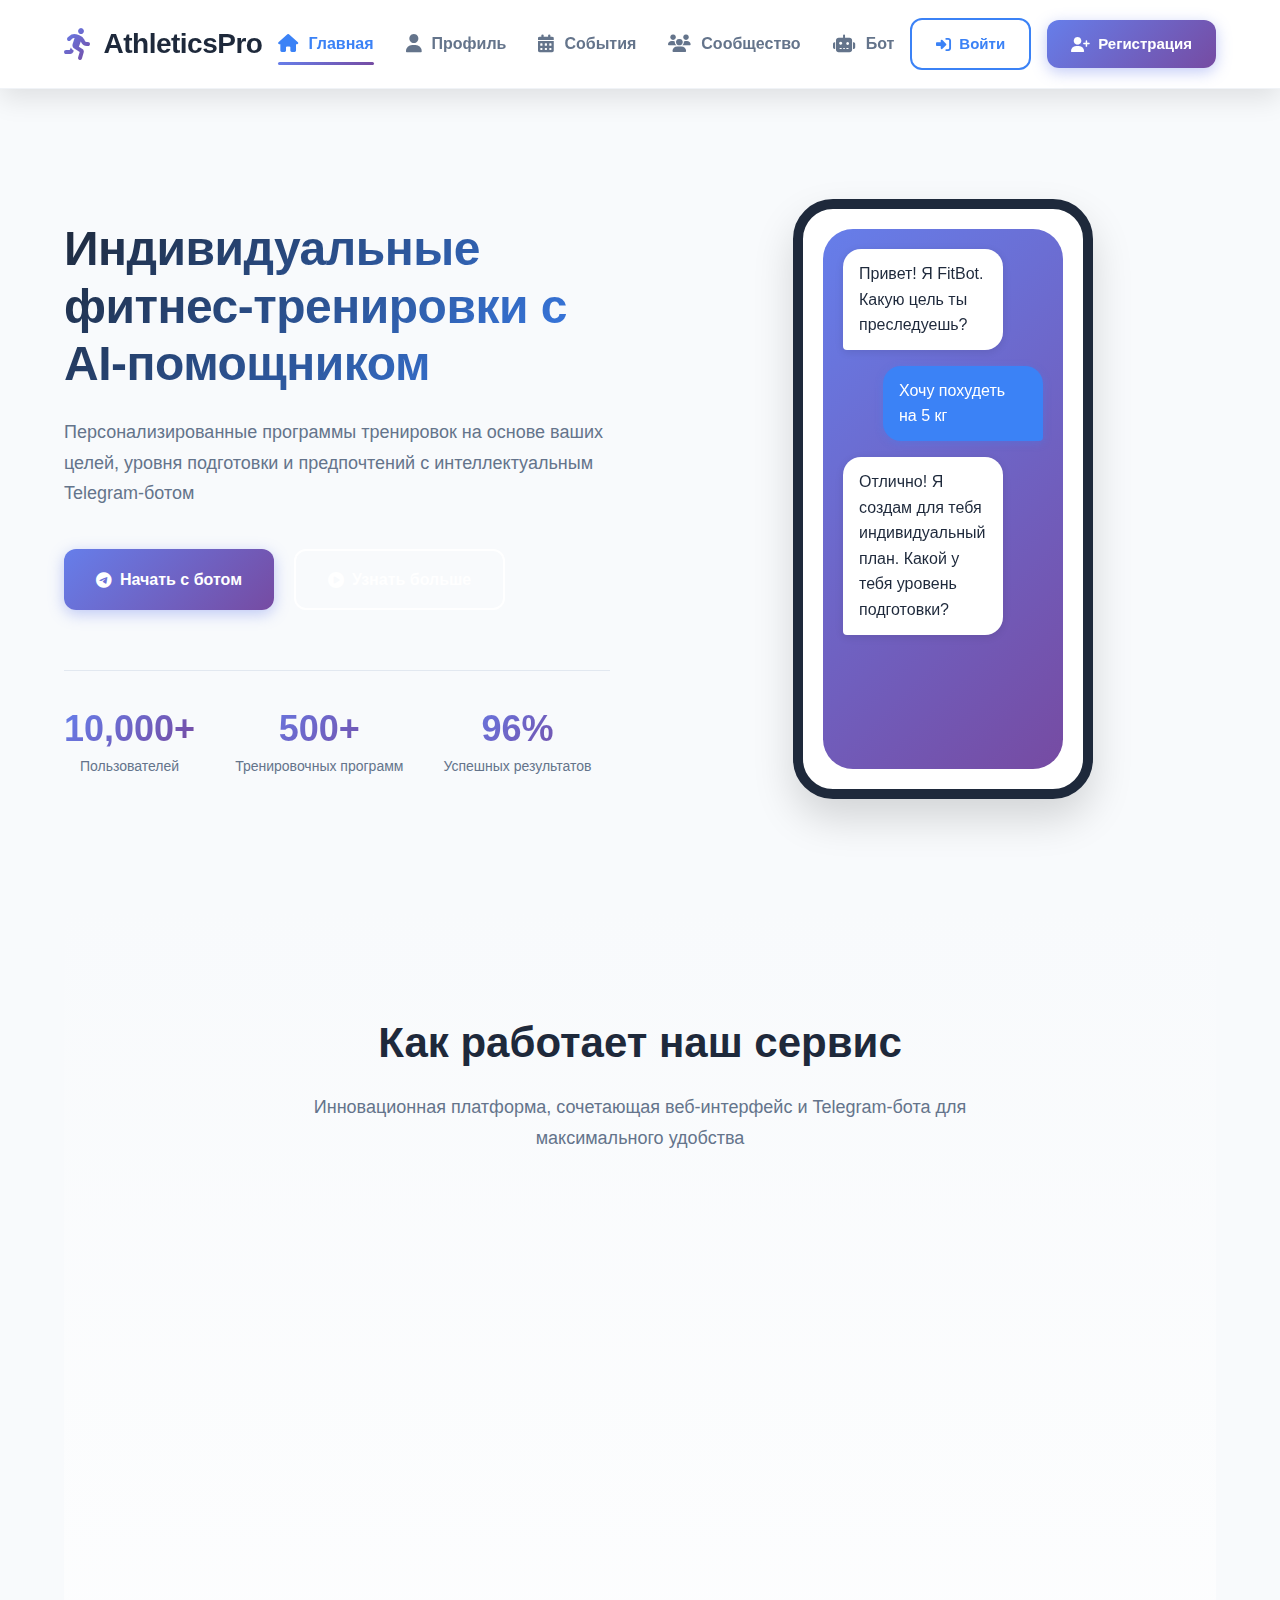
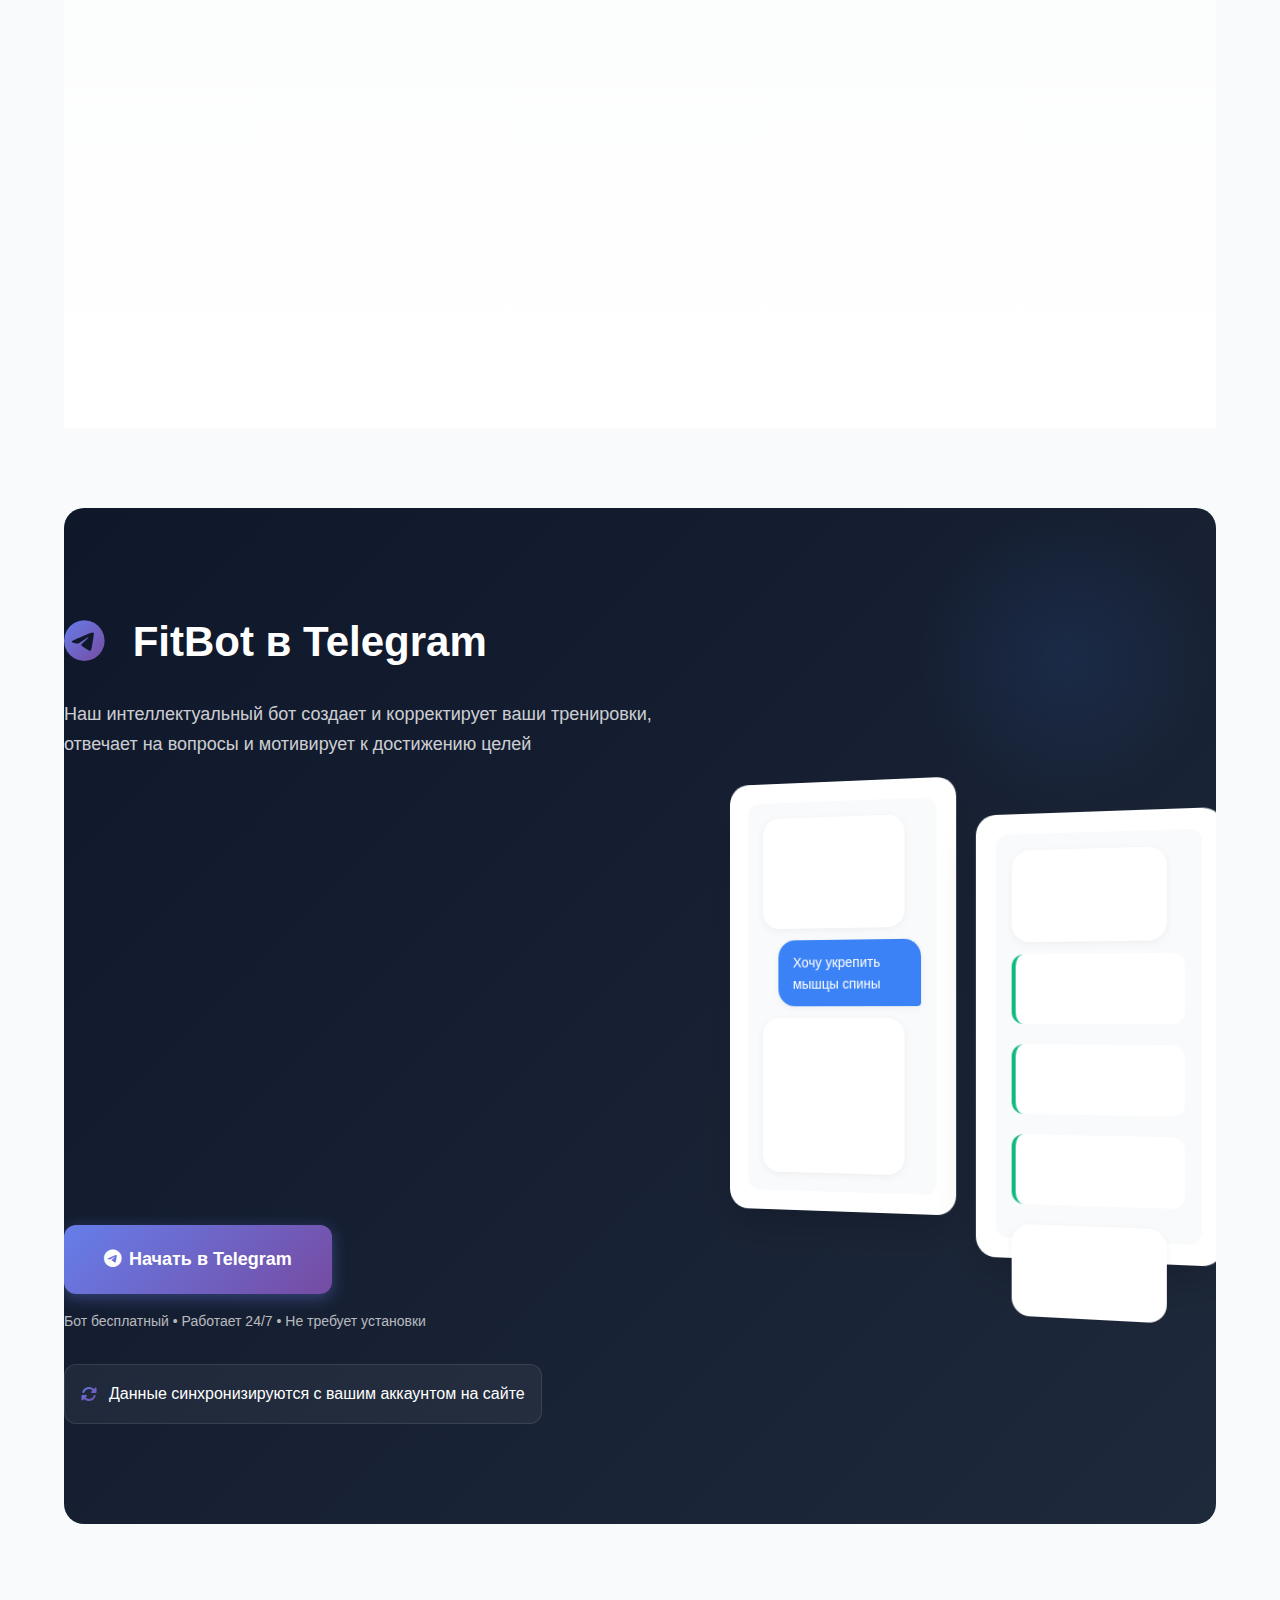
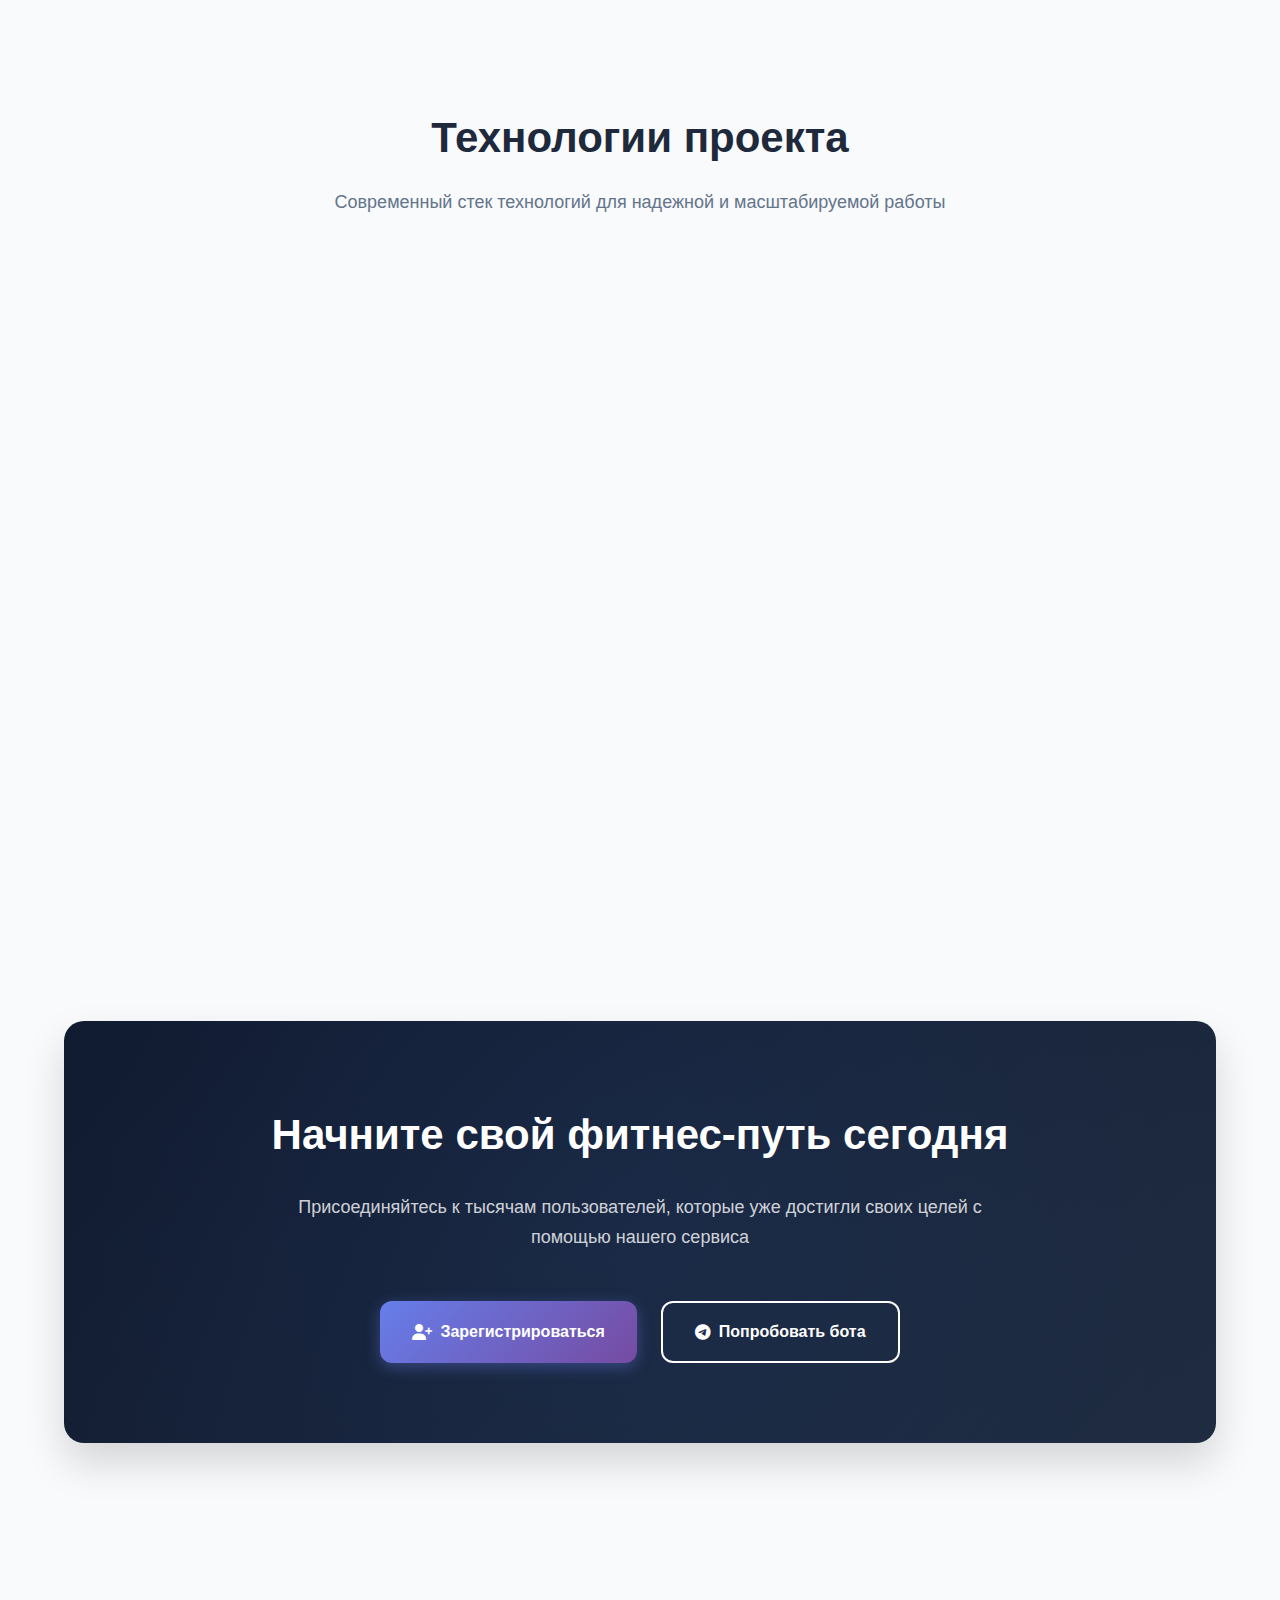
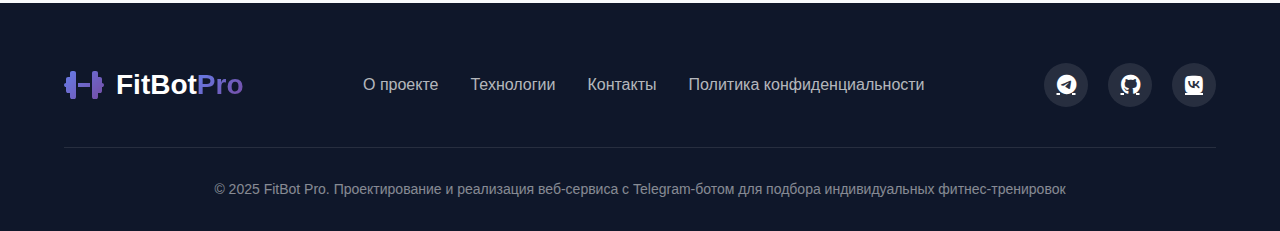
<file: Diplom/index.html>
<!DOCTYPE html>
<html lang="ru">
<head>
    <meta charset="UTF-8">
    <meta name="viewport" content="width=device-width, initial-scale=1.0">
    <title>FitBot Pro - Индивидуальные фитнес-тренировки с ИИ</title>
    <link rel="stylesheet" href="https://cdnjs.cloudflare.com/ajax/libs/font-awesome/6.4.0/css/all.min.css">
    <link rel="stylesheet" href="css/header.css">
    <link rel="stylesheet" href="css/style.css">
    <link rel="stylesheet" href="css/auth.css">
</head>
<body>
    <!-- Заголовок подключается через JavaScript -->
    <div id="header-container"></div>

    <main class="container">
        <!-- Hero Section -->
        <section class="hero">
            <div class="hero-content">
                <h1 class="hero-title">Индивидуальные фитнес-тренировки с AI-помощником</h1>
                <p class="hero-subtitle">Персонализированные программы тренировок на основе ваших целей, уровня подготовки и предпочтений с интеллектуальным Telegram-ботом</p>
                <div class="hero-buttons">
                    <a href="#bot-section" class="btn btn-gradient btn-large">
                        <i class="fab fa-telegram"></i> Начать с ботом
                    </a>
                    <a href="#features" class="btn btn-outline-white btn-large">
                        <i class="fas fa-play-circle"></i> Узнать больше
                    </a>
                </div>
                <div class="hero-stats">
                    <div class="stat-item">
                        <div class="stat-number">10,000+</div>
                        <div class="stat-label">Пользователей</div>
                    </div>
                    <div class="stat-item">
                        <div class="stat-number">500+</div>
                        <div class="stat-label">Тренировочных программ</div>
                    </div>
                    <div class="stat-item">
                        <div class="stat-number">96%</div>
                        <div class="stat-label">Успешных результатов</div>
                    </div>
                </div>
            </div>
            <div class="hero-visual">
                <div class="visual-container">
                    <div class="phone-mockup">
                        <div class="phone-screen">
                            <div class="bot-interface">
                                <div class="bot-message">Привет! Я FitBot. Какую цель ты преследуешь?</div>
                                <div class="user-message">Хочу похудеть на 5 кг</div>
                                <div class="bot-message">Отлично! Я создам для тебя индивидуальный план. Какой у тебя уровень подготовки?</div>
                            </div>
                        </div>
                    </div>
                </div>
            </div>
        </section>

        <!-- Features Section -->
        <section class="features" id="features">
            <h2 class="section-title">Как работает наш сервис</h2>
            <p class="section-subtitle">Инновационная платформа, сочетающая веб-интерфейс и Telegram-бота для максимального удобства</p>

            <div class="features-grid">
                <div class="feature-card">
                    <div class="feature-icon gradient-1">
                        <i class="fas fa-brain"></i>
                    </div>
                    <h3>AI-анализ</h3>
                    <p>Искусственный интеллект анализирует ваши данные и подбирает оптимальную программу тренировок</p>
                </div>

                <div class="feature-card">
                    <div class="feature-icon gradient-2">
                        <i class="fas fa-robot"></i>
                    </div>
                    <h3>Умный бот</h3>
                    <p>Telegram-бот сопровождает вас на каждом этапе, корректируя программу по результатам</p>
                </div>

                <div class="feature-card">
                    <div class="feature-icon gradient-3">
                        <i class="fas fa-chart-line"></i>
                    </div>
                    <h3>Отслеживание прогресса</h3>
                    <p>Детальная статистика и визуализация ваших результатов в реальном времени</p>
                </div>

                <div class="feature-card">
                    <div class="feature-icon gradient-4">
                        <i class="fas fa-dumbbell"></i>
                    </div>
                    <h3>Персонализация</h3>
                    <p>Программы адаптируются под ваши возможности, цели и доступное оборудование</p>
                </div>
            </div>
        </section>

        <!-- Bot Section -->
        <section class="bot-section" id="bot-section">
            <div class="bot-content">
                <h2><i class="fab fa-telegram"></i> FitBot в Telegram</h2>
                <p class="bot-description">Наш интеллектуальный бот создает и корректирует ваши тренировки, отвечает на вопросы и мотивирует к достижению целей</p>

                <div class="bot-features">
                    <div class="bot-feature">
                        <i class="fas fa-comment-alt"></i>
                        <h4>Интерактивное общение</h4>
                        <p>Общайтесь с ботом естественным языком</p>
                    </div>
                    <div class="bot-feature">
                        <i class="fas fa-video"></i>
                        <h4>Видео-инструкции</h4>
                        <p>Наглядные демонстрации упражнений</p>
                    </div>
                    <div class="bot-feature">
                        <i class="fas fa-bell"></i>
                        <h4>Умные напоминания</h4>
                        <p>Персонализированные уведомления о тренировках</p>
                    </div>
                </div>

                <div class="cta-container">
                    <a href="https://t.me/Denisov_Fit_Bot" target="_blank" class="btn btn-gradient btn-xlarge">
                        <i class="fab fa-telegram"></i> Начать в Telegram
                    </a>
                    <p class="cta-note">Бот бесплатный • Работает 24/7 • Не требует установки</p>
                </div>

                <div class="integration-note">
                    <i class="fas fa-sync-alt"></i>
                    <span>Данные синхронизируются с вашим аккаунтом на сайте</span>
                </div>
            </div>

            <div class="bot-visual">
                <div class="screenshots">
                    <div class="screenshot screenshot-1">
                        <div class="screenshot-content">
                            <div class="message">FitBot: Привет! Готов составить твою первую тренировку?</div>
                            <div class="message user">Хочу укрепить мышцы спины</div>
                            <div class="message">Отлично! У тебя есть доступ к тренажерам или предпочитаешь домашние тренировки?</div>
                        </div>
                    </div>
                    <div class="screenshot screenshot-2">
                        <div class="screenshot-content">
                            <div class="message">Вот твоя программа на сегодня:</div>
                            <div class="exercise">1. Подтягивания - 3x10</div>
                            <div class="exercise">2. Тяга гантели - 3x12</div>
                            <div class="exercise">3. Гиперэкстензия - 3x15</div>
                            <div class="message">Отправь "Готово" после выполнения!</div>
                        </div>
                    </div>
                </div>
            </div>
        </section>

        <!-- Tech Stack Section -->
        <section class="tech-stack">
            <h2 class="section-title">Технологии проекта</h2>
            <p class="section-subtitle">Современный стек технологий для надежной и масштабируемой работы</p>

            <div class="tech-grid">
                <div class="tech-card">
                    <div class="tech-icon">
                        <i class="fab fa-react"></i>
                    </div>
                    <h4>Frontend</h4>
                    <p>React.js, Modern CSS, Адаптивный дизайн</p>
                </div>

                <div class="tech-card">
                    <div class="tech-icon">
                        <i class="fab fa-node-js"></i>
                    </div>
                    <h4>Backend</h4>
                    <p>Node.js, Express, REST API, WebSockets</p>
                </div>

                <div class="tech-card">
                    <div class="tech-icon">
                        <i class="fas fa-database"></i>
                    </div>
                    <h4>База данных</h4>
                    <p>MongoDB, Redis для кэширования</p>
                </div>

                <div class="tech-card">
                    <div class="tech-icon">
                        <i class="fab fa-telegram"></i>
                    </div>
                    <h4>Telegram Bot</h4>
                    <p>Bot API, AI-обработка запросов</p>
                </div>

                <div class="tech-card">
                    <div class="tech-icon">
                        <i class="fas fa-cloud"></i>
                    </div>
                    <h4>Облако</h4>
                    <p>AWS/Docker, автоскейлинг</p>
                </div>

                <div class="tech-card">
                    <div class="tech-icon">
                        <i class="fas fa-chart-bar"></i>
                    </div>
                    <h4>Аналитика</h4>
                    <p>Google Analytics, кастомные дашборды</p>
                </div>
            </div>
        </section>

        <!-- CTA Section -->
        <section class="cta-section">
            <div class="cta-card">
                <h2>Начните свой фитнес-путь сегодня</h2>
                <p>Присоединяйтесь к тысячам пользователей, которые уже достигли своих целей с помощью нашего сервиса</p>
                <div class="cta-buttons">
                    <a href="register.html" class="btn btn-gradient btn-large">
                        <i class="fas fa-user-plus"></i> Зарегистрироваться
                    </a>
                    <a href="#bot-section" class="btn btn-outline-white btn-large">
                        <i class="fab fa-telegram"></i> Попробовать бота
                    </a>
                </div>
            </div>
        </section>
    </main>

    <footer>
        <div class="container">
            <div class="footer-content">
                <div class="footer-logo">
                    <i class="fas fa-dumbbell"></i>
                    <span>FitBot<span class="logo-accent">Pro</span></span>
                </div>
                <div class="footer-links">
                    <a href="#">О проекте</a>
                    <a href="#">Технологии</a>
                    <a href="#">Контакты</a>
                    <a href="#">Политика конфиденциальности</a>
                </div>
                <div class="footer-social">
                    <a href="#"><i class="fab fa-telegram"></i></a>
                    <a href="#"><i class="fab fa-github"></i></a>
                    <a href="#"><i class="fab fa-vk"></i></a>
                </div>
            </div>
            <p class="copyright">© 2025 FitBot Pro. Проектирование и реализация веб-сервиса с Telegram-ботом для подбора индивидуальных фитнес-тренировок</p>
        </div>
    </footer>

    <script src="js/main.js"></script>
    <script src="js/auth.js"></script>
</body>
</html>
</file>
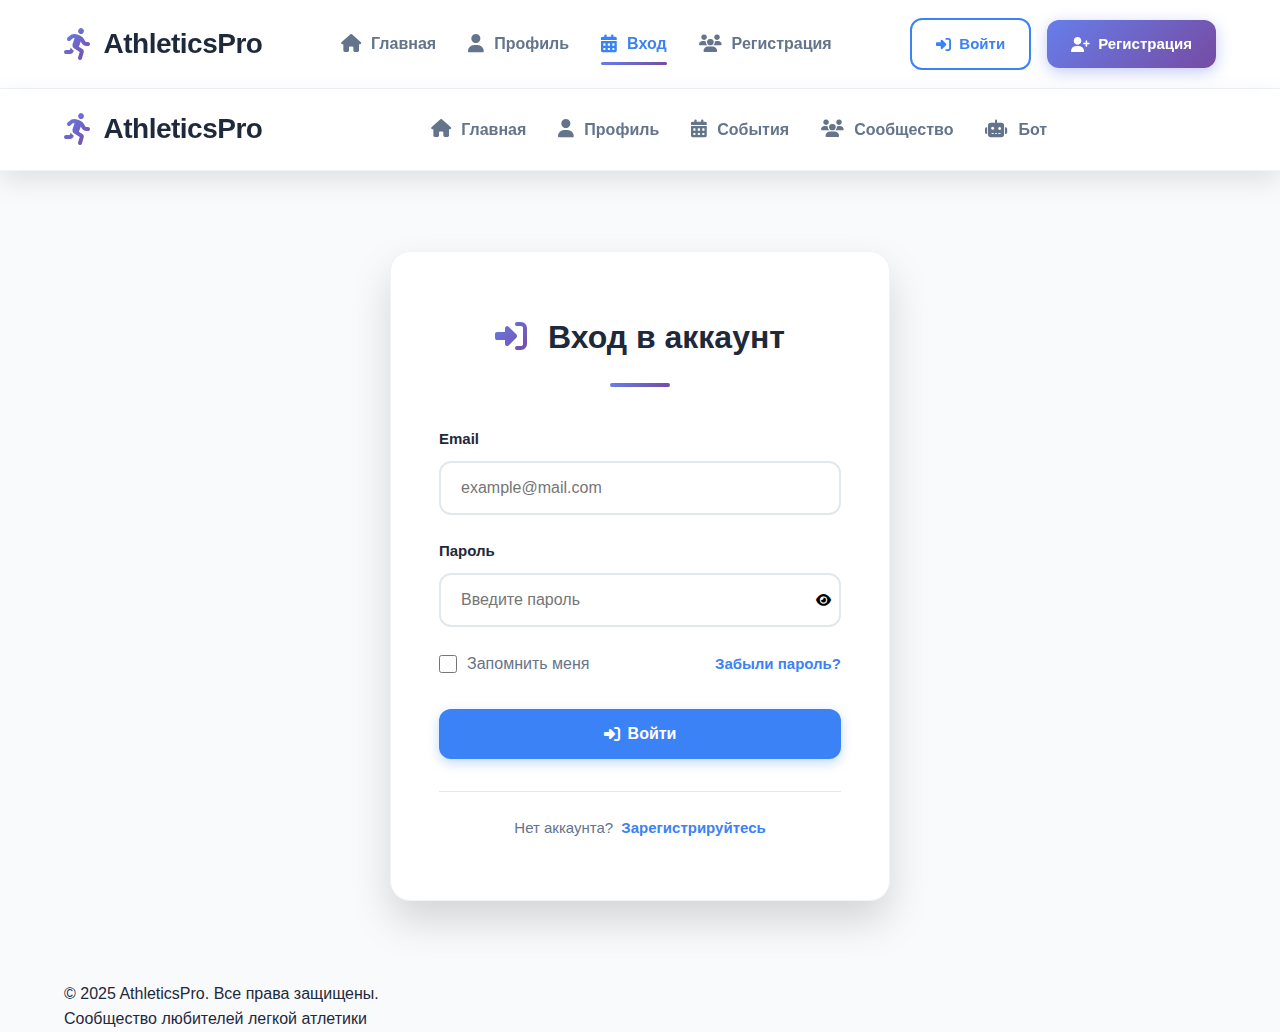
<file: Diplom/login.html>
<!DOCTYPE html>
<html lang="ru">
<header>
    <div class="container header-content">
        <a href="index.html" class="logo">
            <i class="fas fa-running"></i>
            Athletics<span>Pro</span>
        </a>

        <nav>
            <ul>
                <li><a href="index.html"><i class="fas fa-home"></i> Главная</a></li>
                <li><a href="profile.html"><i class="fas fa-user"></i> Профиль</a></li>
                <li><a href="login.html"><i class="fas fa-calendar-alt"></i> Вход</a></li>
                <li><a href="register.html"><i class="fas fa-users"></i> Регистрация</a></li>
            </ul>
        </nav>

        <div class="auth-buttons" id="auth-buttons">
            <!-- Будет заполнено через JavaScript -->
        </div>
    </div>
</header>
<head>
    <meta charset="UTF-8">
    <meta name="viewport" content="width=device-width, initial-scale=1.0">
    <title>Вход - AthleticsPro</title>
    <link rel="stylesheet" href="https://cdnjs.cloudflare.com/ajax/libs/font-awesome/6.4.0/css/all.min.css">
    <link rel="stylesheet" href="css/header.css">
    <link rel="stylesheet" href="css/auth.css">
</head>
<body>
    <div id="header-container"></div>

    <main class="container">
        <div class="auth-form">
            <h2><i class="fas fa-sign-in-alt"></i> Вход в аккаунт</h2>

            <form id="loginForm">
                <div class="form-group">
                    <label for="loginEmail">Email</label>
                    <input type="email" id="loginEmail" class="form-control" placeholder="example@mail.com" required>
                </div>

                <div class="form-group">
                    <label for="loginPassword">Пароль</label>
                    <div style="position: relative;">
                        <input type="password" id="loginPassword" class="form-control" placeholder="Введите пароль" required>
                        <button type="button" onclick="togglePassword('loginPassword')" style="position: absolute; right: 10px; top: 50%; transform: translateY(-50%); background: none; border: none; cursor: pointer;">
                            <i class="fas fa-eye"></i>
                        </button>
                    </div>
                </div>

                <div class="form-options">
                    <div class="remember-me">
                        <input type="checkbox" id="remember">
                        <label for="remember">Запомнить меня</label>
                    </div>

                    <a href="#" class="forgot-password">Забыли пароль?</a>
                </div>

                <button type="submit" class="btn btn-primary btn-large" style="width: 100%;">
                    <i class="fas fa-sign-in-alt"></i> Войти
                </button>

                <div class="form-footer">
                    <p>Нет аккаунта? <a href="register.html">Зарегистрируйтесь</a></p>
                </div>
            </form>
        </div>
    </main>

    <footer>
        <div class="container">
            <p>&copy; 2025 AthleticsPro. Все права защищены.</p>
            <p>Сообщество любителей легкой атлетики</p>
        </div>
    </footer>

    <script src="js/main.js"></script>
    <script src="js/auth.js"></script>
</body>
</html>
</file>
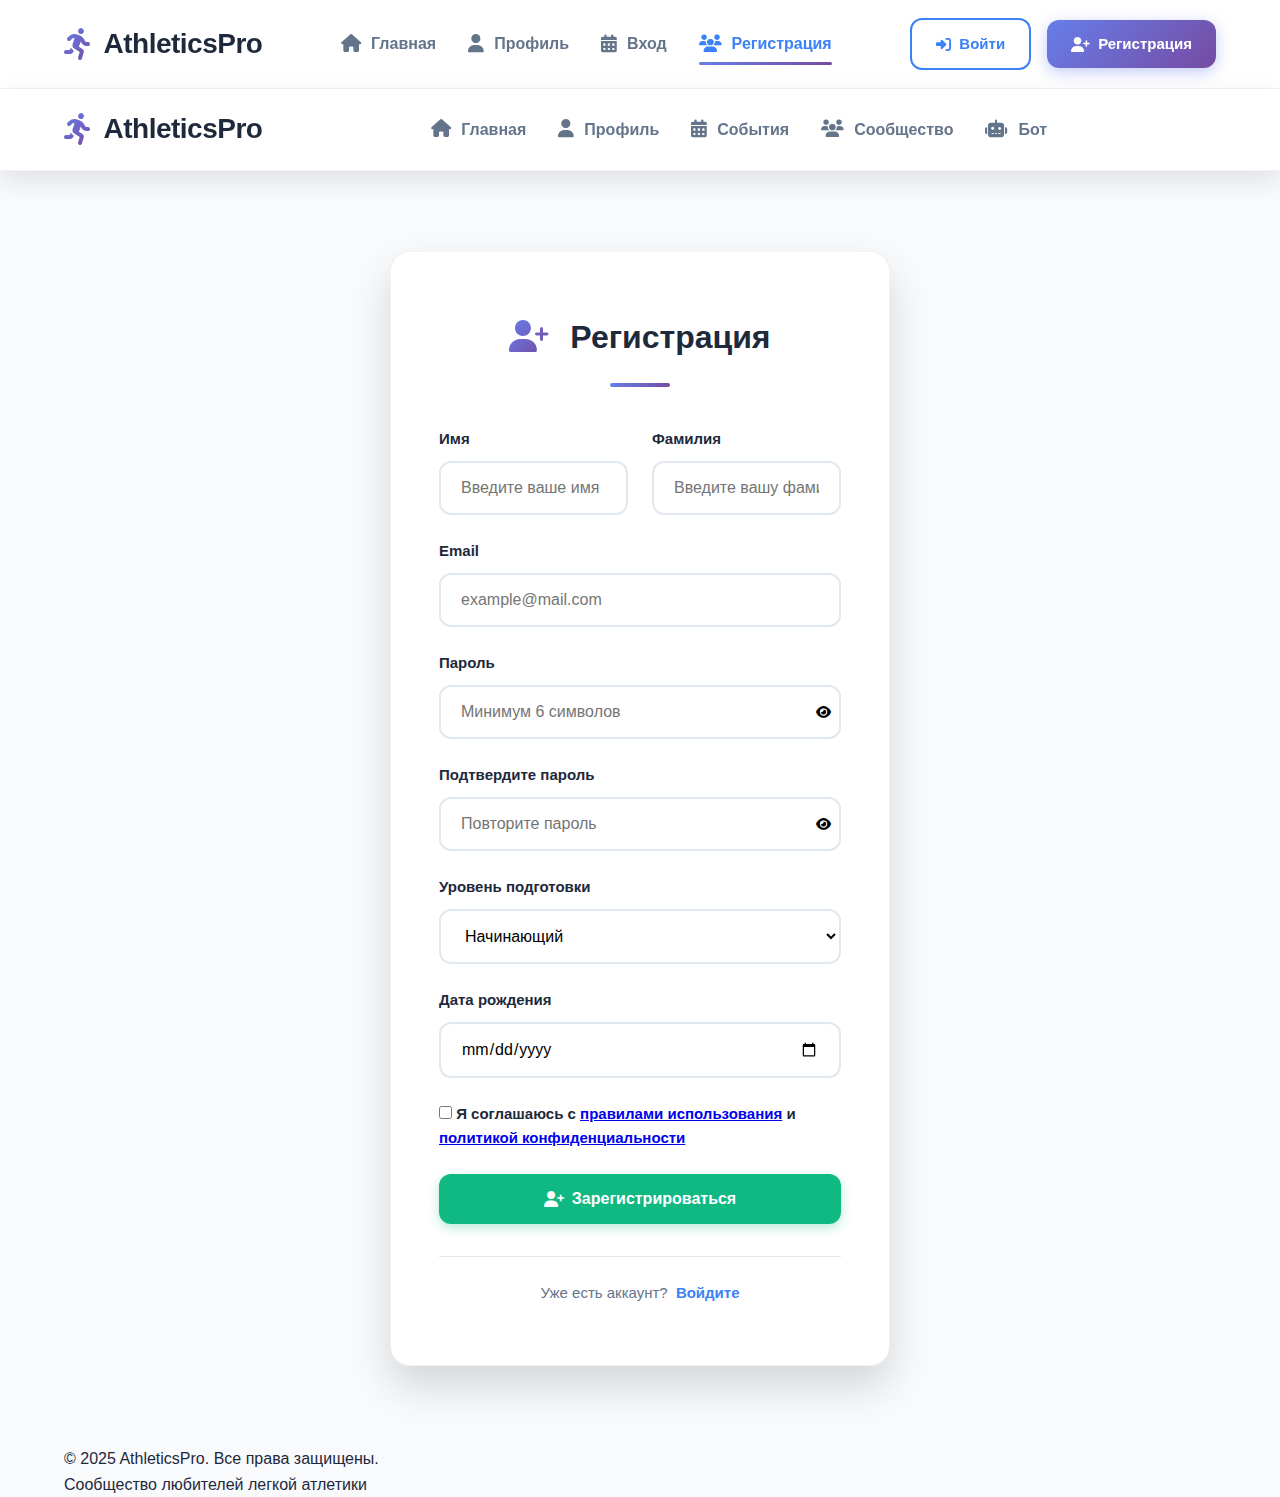
<file: Diplom/register.html>
<!DOCTYPE html>
<html lang="ru">
<header>
    <div class="container header-content">
        <a href="index.html" class="logo">
            <i class="fas fa-running"></i>
            Athletics<span>Pro</span>
        </a>

        <nav>
            <ul>
                <li><a href="index.html"><i class="fas fa-home"></i> Главная</a></li>
                <li><a href="profile.html"><i class="fas fa-user"></i> Профиль</a></li>
                <li><a href="login.html"><i class="fas fa-calendar-alt"></i> Вход</a></li>
                <li><a href="register.html"><i class="fas fa-users"></i> Регистрация</a></li>
            </ul>
        </nav>

        <div class="auth-buttons" id="auth-buttons">
            <!-- Будет заполнено через JavaScript -->
        </div>
    </div>
</header>
<head>
    <meta charset="UTF-8">
    <meta name="viewport" content="width=device-width, initial-scale=1.0">
    <title>Регистрация - AthleticsPro</title>
    <link rel="stylesheet" href="https://cdnjs.cloudflare.com/ajax/libs/font-awesome/6.4.0/css/all.min.css">
    <link rel="stylesheet" href="css/header.css">
    <link rel="stylesheet" href="css/auth.css">
</head>
<body>
    <div id="header-container"></div>

    <main class="container">
        <div class="auth-form">
            <h2><i class="fas fa-user-plus"></i> Регистрация</h2>

            <form id="registerForm">
                <div class="form-row">
                    <div class="form-group">
                        <label for="name">Имя</label>
                        <input type="text" id="name" class="form-control" placeholder="Введите ваше имя" required>
                    </div>

                    <div class="form-group">
                        <label for="surname">Фамилия</label>
                        <input type="text" id="surname" class="form-control" placeholder="Введите вашу фамилию">
                    </div>
                </div>

                <div class="form-group">
                    <label for="email">Email</label>
                    <input type="email" id="email" class="form-control" placeholder="example@mail.com" required>
                </div>

                <div class="form-group">
                    <label for="password">Пароль</label>
                    <div style="position: relative;">
                        <input type="password" id="password" class="form-control" placeholder="Минимум 6 символов" required>
                        <button type="button" onclick="togglePassword('password')" style="position: absolute; right: 10px; top: 50%; transform: translateY(-50%); background: none; border: none; cursor: pointer;">
                            <i class="fas fa-eye"></i>
                        </button>
                    </div>
                </div>

                <div class="form-group">
                    <label for="confirmPassword">Подтвердите пароль</label>
                    <div style="position: relative;">
                        <input type="password" id="confirmPassword" class="form-control" placeholder="Повторите пароль" required>
                        <button type="button" onclick="togglePassword('confirmPassword')" style="position: absolute; right: 10px; top: 50%; transform: translateY(-50%); background: none; border: none; cursor: pointer;">
                            <i class="fas fa-eye"></i>
                        </button>
                    </div>
                </div>

                <div class="form-group">
                    <label for="sportLevel">Уровень подготовки</label>
                    <select id="sportLevel" class="form-control">
                        <option value="beginner">Начинающий</option>
                        <option value="amateur">Любитель</option>
                        <option value="advanced">Продвинутый</option>
                        <option value="professional">Профессионал</option>
                    </select>
                </div>

                <div class="form-group">
                    <label for="birthDate">Дата рождения</label>
                    <input type="date" id="birthDate" class="form-control">
                </div>

                <div class="form-group">
                    <label>
                        <input type="checkbox" required>
                        Я соглашаюсь с <a href="#">правилами использования</a> и <a href="#">политикой конфиденциальности</a>
                    </label>
                </div>

                <button type="submit" class="btn btn-success btn-large" style="width: 100%;">
                    <i class="fas fa-user-plus"></i> Зарегистрироваться
                </button>

                <div class="form-footer">
                    <p>Уже есть аккаунт? <a href="login.html">Войдите</a></p>
                </div>
            </form>
        </div>
    </main>

    <footer>
        <div class="container">
            <p>&copy; 2025 AthleticsPro. Все права защищены.</p>
            <p>Сообщество любителей легкой атлетики</p>
        </div>
    </footer>

    <script src="js/main.js"></script>
    <script src="js/auth.js"></script>
</body>
</html>
</file>
<file: Diplom/css/header.css>
/* Header Styles - Modern Design */
* {
    margin: 0;
    padding: 0;
    box-sizing: border-box;
}

:root {
    --primary: #0f172a;
    --secondary: #3b82f6;
    --accent: #8b5cf6;
    --gradient: linear-gradient(135deg, #667eea 0%, #764ba2 100%);
    --gradient-2: linear-gradient(135deg, #f093fb 0%, #f5576c 100%);
    --light: #f8fafc;
    --dark: #1e293b;
    --success: #10b981;
    --warning: #f59e0b;
    --danger: #ef4444;
    --gray: #64748b;
    --gray-light: #e2e8f0;
    --shadow: 0 10px 25px rgba(0, 0, 0, 0.1);
    --shadow-lg: 0 20px 40px rgba(0, 0, 0, 0.15);
    --radius: 12px;
    --radius-lg: 20px;
    --transition: all 0.3s cubic-bezier(0.4, 0, 0.2, 1);
}

body {
    font-family: 'Inter', -apple-system, BlinkMacSystemFont, 'Segoe UI', Roboto, Oxygen, Ubuntu, sans-serif;
    background-color: var(--light);
    color: var(--dark);
    line-height: 1.6;
    overflow-x: hidden;
}

.container {
    width: 100%;
    max-width: 1200px;
    margin: 0 auto;
    padding: 0 24px;
}

/* Header & Navigation */
header {
    background-color: rgba(255, 255, 255, 0.95);
    backdrop-filter: blur(10px);
    color: var(--dark);
    padding: 18px 0;
    box-shadow: var(--shadow);
    position: sticky;
    top: 0;
    z-index: 1000;
    border-bottom: 1px solid rgba(226, 232, 240, 0.5);
}

.header-content {
    display: flex;
    justify-content: space-between;
    align-items: center;
}

.logo {
    font-size: 28px;
    font-weight: 800;
    display: flex;
    align-items: center;
    text-decoration: none;
    color: var(--dark);
    letter-spacing: -0.5px;
}

.logo i {
    background: var(--gradient);
    -webkit-background-clip: text;
    -webkit-text-fill-color: transparent;
    margin-right: 12px;
    font-size: 32px;
}

.logo span {
    color: var(--dark);
}

.logo-accent {
    background: var(--gradient);
    -webkit-background-clip: text;
    -webkit-text-fill-color: transparent;
    font-weight: 900;
}

nav ul {
    display: flex;
    list-style: none;
    gap: 32px;
}

nav ul li a {
    color: var(--gray);
    text-decoration: none;
    font-weight: 600;
    font-size: 16px;
    transition: var(--transition);
    display: flex;
    align-items: center;
    position: relative;
    padding: 8px 0;
}

nav ul li a i {
    margin-right: 10px;
    font-size: 18px;
}

nav ul li a:hover {
    color: var(--secondary);
}

nav ul li a.active {
    color: var(--secondary);
}

nav ul li a.active::after {
    content: '';
    position: absolute;
    bottom: 0;
    left: 0;
    width: 100%;
    height: 3px;
    background: var(--gradient);
    border-radius: 3px;
}

.auth-buttons {
    display: flex;
    gap: 16px;
    align-items: center;
}

.welcome-message {
    font-weight: 600;
    color: var(--gray);
    font-size: 14px;
    margin-right: 8px;
}

/* Button Styles */
.btn {
    padding: 12px 24px;
    border-radius: var(--radius);
    border: none;
    cursor: pointer;
    font-weight: 600;
    font-size: 15px;
    transition: var(--transition);
    display: inline-flex;
    align-items: center;
    justify-content: center;
    text-decoration: none;
    font-family: 'Inter', sans-serif;
    gap: 8px;
}

.btn-primary {
    background-color: var(--secondary);
    color: white;
    box-shadow: 0 4px 12px rgba(59, 130, 246, 0.3);
}

.btn-primary:hover {
    background-color: #2563eb;
    transform: translateY(-2px);
    box-shadow: 0 8px 20px rgba(59, 130, 246, 0.4);
}

.btn-outline {
    background-color: transparent;
    color: var(--secondary);
    border: 2px solid var(--secondary);
}

.btn-outline:hover {
    background-color: rgba(59, 130, 246, 0.05);
    transform: translateY(-2px);
}

.btn-gradient {
    background: var(--gradient);
    color: white;
    border: none;
    box-shadow: 0 4px 15px rgba(102, 126, 234, 0.4);
}

.btn-gradient:hover {
    background: linear-gradient(135deg, #5a6fd8 0%, #6b4096 100%);
    transform: translateY(-2px);
    box-shadow: 0 8px 25px rgba(102, 126, 234, 0.5);
}

.btn-accent {
    background: var(--gradient-2);
    color: white;
    border: none;
    box-shadow: 0 4px 15px rgba(240, 147, 251, 0.4);
}

.btn-accent:hover {
    background: linear-gradient(135deg, #e084f0 0%, #e7485d 100%);
    transform: translateY(-2px);
    box-shadow: 0 8px 25px rgba(240, 147, 251, 0.5);
}

.btn-success {
    background-color: var(--success);
    color: white;
    box-shadow: 0 4px 12px rgba(16, 185, 129, 0.3);
}

.btn-success:hover {
    background-color: #0da271;
    transform: translateY(-2px);
    box-shadow: 0 8px 20px rgba(16, 185, 129, 0.4);
}

.btn-large {
    padding: 16px 32px;
    font-size: 16px;
}

.btn-xlarge {
    padding: 20px 40px;
    font-size: 18px;
    font-weight: 700;
}

.btn-outline-white {
    background-color: transparent;
    color: white;
    border: 2px solid white;
}

.btn-outline-white:hover {
    background-color: rgba(255, 255, 255, 0.1);
    transform: translateY(-2px);
}

/* Mobile menu styles */
.menu-toggle {
    display: none;
    background: none;
    border: none;
    color: var(--dark);
    font-size: 24px;
    cursor: pointer;
    z-index: 1001;
    padding: 8px;
    border-radius: 8px;
    background: var(--gray-light);
}

@media (max-width: 992px) {
    .header-content {
        flex-wrap: wrap;
    }

    .menu-toggle {
        display: block;
        order: 2;
    }

    .logo {
        order: 1;
        flex: 1;
    }

    .auth-buttons {
        order: 3;
    }

    nav {
        width: 100%;
        order: 4;
        margin-top: 20px;
        display: none;
    }

    nav.active {
        display: block;
        animation: slideDown 0.3s ease;
    }

    @keyframes slideDown {
        from {
            opacity: 0;
            transform: translateY(-10px);
        }
        to {
            opacity: 1;
            transform: translateY(0);
        }
    }

    nav ul {
        flex-direction: column;
        gap: 0;
        background: white;
        border-radius: var(--radius);
        padding: 16px;
        box-shadow: var(--shadow);
    }

    nav ul li {
        margin: 8px 0;
    }

    nav ul li a {
        padding: 12px 16px;
        border-radius: 8px;
    }

    nav ul li a:hover {
        background: var(--gray-light);
    }

    .auth-buttons {
        margin-left: 0;
        width: 100%;
        justify-content: center;
        margin-top: 16px;
        order: 3;
    }
}

@media (max-width: 576px) {
    .auth-buttons {
        flex-direction: column;
        width: 100%;
    }

    .btn {
        width: 100%;
        justify-content: center;
    }

    .welcome-message {
        display: none;
    }
}
</file>
<file: Diplom/css/style.css>
/* Main page styles - Modern Design */

/* Hero Section */
.hero {
    display: grid;
    grid-template-columns: 1fr 1fr;
    gap: 60px;
    align-items: center;
    padding: 100px 0;
    min-height: calc(100vh - 80px);
}

.hero-content {
    max-width: 600px;
}

.hero-title {
    font-size: 48px;
    font-weight: 800;
    line-height: 1.2;
    margin-bottom: 24px;
    background: linear-gradient(135deg, var(--dark) 0%, var(--secondary) 100%);
    -webkit-background-clip: text;
    -webkit-text-fill-color: transparent;
    letter-spacing: -0.5px;
}

.hero-subtitle {
    font-size: 18px;
    color: var(--gray);
    margin-bottom: 40px;
    line-height: 1.7;
}

.hero-buttons {
    display: flex;
    gap: 20px;
    margin-bottom: 60px;
    flex-wrap: wrap;
}

.hero-stats {
    display: flex;
    gap: 40px;
    padding-top: 40px;
    border-top: 1px solid var(--gray-light);
}

.stat-item {
    text-align: center;
}

.stat-number {
    font-size: 36px;
    font-weight: 800;
    background: var(--gradient);
    -webkit-background-clip: text;
    -webkit-text-fill-color: transparent;
    line-height: 1;
    margin-bottom: 8px;
}

.stat-label {
    font-size: 14px;
    color: var(--gray);
    font-weight: 500;
}

.hero-visual {
    position: relative;
}

.visual-container {
    position: relative;
    perspective: 1000px;
}

.phone-mockup {
    width: 300px;
    height: 600px;
    background: white;
    border-radius: 40px;
    padding: 20px;
    box-shadow: var(--shadow-lg);
    position: relative;
    margin: 0 auto;
    border: 10px solid var(--dark);
    transform-style: preserve-3d;
    animation: float 6s ease-in-out infinite;
}

@keyframes float {
    0%, 100% {
        transform: translateY(0) rotateX(5deg) rotateY(-5deg);
    }
    50% {
        transform: translateY(-20px) rotateX(5deg) rotateY(-5deg);
    }
}

.phone-screen {
    width: 100%;
    height: 100%;
    background: linear-gradient(135deg, #667eea 0%, #764ba2 100%);
    border-radius: 30px;
    padding: 20px;
    overflow: hidden;
}

.bot-interface {
    display: flex;
    flex-direction: column;
    gap: 16px;
    height: 100%;
}

.bot-message {
    background: white;
    padding: 12px 16px;
    border-radius: 18px 18px 18px 4px;
    max-width: 80%;
    align-self: flex-start;
    box-shadow: 0 2px 8px rgba(0, 0, 0, 0.1);
    animation: fadeIn 0.5s ease;
}

.user-message {
    background: var(--secondary);
    color: white;
    padding: 12px 16px;
    border-radius: 18px 18px 4px 18px;
    max-width: 80%;
    align-self: flex-end;
    box-shadow: 0 2px 8px rgba(59, 130, 246, 0.3);
    animation: fadeIn 0.5s ease 0.3s both;
}

@keyframes fadeIn {
    from {
        opacity: 0;
        transform: translateY(10px);
    }
    to {
        opacity: 1;
        transform: translateY(0);
    }
}

/* Features Section */
.features {
    padding: 100px 0;
    background: linear-gradient(to bottom, var(--light) 0%, white 100%);
}

.section-title {
    text-align: center;
    margin-bottom: 16px;
    color: var(--dark);
    font-size: 42px;
    font-weight: 800;
    position: relative;
}

.section-subtitle {
    text-align: center;
    color: var(--gray);
    font-size: 18px;
    max-width: 700px;
    margin: 0 auto 60px;
    line-height: 1.7;
}

.features-grid {
    display: grid;
    grid-template-columns: repeat(auto-fit, minmax(280px, 1fr));
    gap: 32px;
    margin-top: 60px;
}

.feature-card {
    background: white;
    padding: 40px 32px;
    border-radius: var(--radius-lg);
    box-shadow: var(--shadow);
    transition: var(--transition);
    text-align: center;
    border: 1px solid rgba(226, 232, 240, 0.5);
}

.feature-card:hover {
    transform: translateY(-10px);
    box-shadow: var(--shadow-lg);
}

.feature-icon {
    width: 80px;
    height: 80px;
    border-radius: 50%;
    display: flex;
    align-items: center;
    justify-content: center;
    margin: 0 auto 24px;
    font-size: 32px;
    color: white;
}

.gradient-1 {
    background: linear-gradient(135deg, #667eea 0%, #764ba2 100%);
}

.gradient-2 {
    background: linear-gradient(135deg, #f093fb 0%, #f5576c 100%);
}

.gradient-3 {
    background: linear-gradient(135deg, #4facfe 0%, #00f2fe 100%);
}

.gradient-4 {
    background: linear-gradient(135deg, #43e97b 0%, #38f9d7 100%);
}

.feature-card h3 {
    font-size: 24px;
    margin-bottom: 16px;
    color: var(--dark);
    font-weight: 700;
}

.feature-card p {
    color: var(--gray);
    line-height: 1.7;
}

/* Bot Section */
.bot-section {
    padding: 100px 0;
    background: linear-gradient(135deg, var(--primary) 0%, #1e293b 100%);
    border-radius: var(--radius-lg);
    margin: 80px 0;
    color: white;
    position: relative;
    overflow: hidden;
}

.bot-section::before {
    content: '';
    position: absolute;
    top: 0;
    right: 0;
    width: 300px;
    height: 300px;
    background: radial-gradient(circle, rgba(59, 130, 246, 0.1) 0%, transparent 70%);
}

.bot-content {
    max-width: 600px;
    position: relative;
    z-index: 2;
}

.bot-content h2 {
    font-size: 42px;
    margin-bottom: 24px;
    font-weight: 800;
}

.bot-content h2 i {
    background: var(--gradient);
    -webkit-background-clip: text;
    -webkit-text-fill-color: transparent;
    margin-right: 16px;
}

.bot-description {
    font-size: 18px;
    margin-bottom: 48px;
    color: rgba(255, 255, 255, 0.8);
    line-height: 1.7;
}

.bot-features {
    display: flex;
    gap: 32px;
    margin-bottom: 48px;
    flex-wrap: wrap;
}

.bot-feature {
    flex: 1;
    min-width: 200px;
    background: rgba(255, 255, 255, 0.05);
    padding: 24px;
    border-radius: var(--radius);
    border: 1px solid rgba(255, 255, 255, 0.1);
    transition: var(--transition);
}

.bot-feature:hover {
    background: rgba(255, 255, 255, 0.1);
    transform: translateY(-5px);
}

.bot-feature i {
    font-size: 32px;
    margin-bottom: 16px;
    background: var(--gradient);
    -webkit-background-clip: text;
    -webkit-text-fill-color: transparent;
}

.bot-feature h4 {
    font-size: 18px;
    margin-bottom: 8px;
    font-weight: 600;
}

.bot-feature p {
    color: rgba(255, 255, 255, 0.7);
    font-size: 14px;
}

.cta-container {
    margin-bottom: 32px;
}

.cta-note {
    margin-top: 16px;
    color: rgba(255, 255, 255, 0.7);
    font-size: 14px;
}

.integration-note {
    display: flex;
    align-items: center;
    gap: 12px;
    padding: 16px;
    background: rgba(255, 255, 255, 0.05);
    border-radius: var(--radius);
    border: 1px solid rgba(255, 255, 255, 0.1);
    max-width: fit-content;
}

.integration-note i {
    background: var(--gradient);
    -webkit-background-clip: text;
    -webkit-text-fill-color: transparent;
}

.bot-visual {
    position: absolute;
    right: 0;
    top: 50%;
    transform: translateY(-50%);
    width: 500px;
}

.screenshots {
    display: flex;
    gap: 20px;
    transform: perspective(1000px) rotateY(-10deg);
}

.screenshot {
    background: white;
    border-radius: 20px;
    padding: 20px;
    width: 250px;
    box-shadow: var(--shadow-lg);
}

.screenshot-1 {
    transform: translateY(-20px);
    animation: floatBot 5s ease-in-out infinite;
}

.screenshot-2 {
    transform: translateY(20px);
    animation: floatBot 5s ease-in-out infinite reverse;
}

@keyframes floatBot {
    0%, 100% {
        transform: translateY(-20px);
    }
    50% {
        transform: translateY(0);
    }
}

.screenshot-content {
    background: var(--light);
    border-radius: 12px;
    padding: 16px;
    height: 400px;
    display: flex;
    flex-direction: column;
    gap: 12px;
}

.message {
    background: white;
    padding: 12px 16px;
    border-radius: 18px;
    max-width: 90%;
    font-size: 14px;
    box-shadow: 0 2px 8px rgba(0, 0, 0, 0.05);
}

.message.user {
    background: var(--secondary);
    color: white;
    align-self: flex-end;
    border-radius: 18px 18px 4px 18px;
}

.exercise {
    background: white;
    padding: 12px 16px;
    border-radius: 12px;
    font-size: 14px;
    margin-bottom: 8px;
    border-left: 4px solid var(--success);
}

/* Tech Stack Section */
.tech-stack {
    padding: 100px 0;
}

.tech-grid {
    display: grid;
    grid-template-columns: repeat(auto-fit, minmax(200px, 1fr));
    gap: 32px;
    margin-top: 60px;
}

.tech-card {
    background: white;
    padding: 32px 24px;
    border-radius: var(--radius);
    box-shadow: var(--shadow);
    text-align: center;
    transition: var(--transition);
    border: 1px solid rgba(226, 232, 240, 0.5);
}

.tech-card:hover {
    transform: translateY(-5px);
    box-shadow: var(--shadow-lg);
}

.tech-icon {
    font-size: 48px;
    margin-bottom: 24px;
}

.tech-icon i {
    background: var(--gradient);
    -webkit-background-clip: text;
    -webkit-text-fill-color: transparent;
}

.tech-card h4 {
    font-size: 20px;
    margin-bottom: 12px;
    color: var(--dark);
    font-weight: 700;
}

.tech-card p {
    color: var(--gray);
    font-size: 14px;
    line-height: 1.6;
}

/* CTA Section */
.cta-section {
    padding: 100px 0;
}

.cta-card {
    background: linear-gradient(135deg, var(--primary) 0%, #1e293b 100%);
    padding: 80px 60px;
    border-radius: var(--radius-lg);
    text-align: center;
    color: white;
    box-shadow: var(--shadow-lg);
    position: relative;
    overflow: hidden;
}

.cta-card::before {
    content: '';
    position: absolute;
    top: -50%;
    right: -50%;
    width: 200%;
    height: 200%;
    background: radial-gradient(circle, rgba(59, 130, 246, 0.1) 0%, transparent 70%);
}

.cta-card h2 {
    font-size: 42px;
    margin-bottom: 24px;
    font-weight: 800;
    position: relative;
    z-index: 2;
}

.cta-card p {
    font-size: 18px;
    margin-bottom: 48px;
    color: rgba(255, 255, 255, 0.8);
    max-width: 700px;
    margin-left: auto;
    margin-right: auto;
    line-height: 1.7;
    position: relative;
    z-index: 2;
}

.cta-buttons {
    display: flex;
    gap: 24px;
    justify-content: center;
    flex-wrap: wrap;
    position: relative;
    z-index: 2;
}

/* Footer */
footer {
    background: var(--primary);
    color: white;
    padding: 60px 0 30px;
    margin-top: 60px;
}

.footer-content {
    display: flex;
    justify-content: space-between;
    align-items: center;
    margin-bottom: 40px;
    flex-wrap: wrap;
    gap: 32px;
}

.footer-logo {
    font-size: 28px;
    font-weight: 800;
    display: flex;
    align-items: center;
    gap: 12px;
}

.footer-logo i {
    background: var(--gradient);
    -webkit-background-clip: text;
    -webkit-text-fill-color: transparent;
    font-size: 32px;
}

.footer-links {
    display: flex;
    gap: 32px;
    flex-wrap: wrap;
}

.footer-links a {
    color: rgba(255, 255, 255, 0.7);
    text-decoration: none;
    font-weight: 500;
    transition: var(--transition);
}

.footer-links a:hover {
    color: white;
}

.footer-social {
    display: flex;
    gap: 20px;
}

.footer-social a {
    color: white;
    font-size: 20px;
    transition: var(--transition);
    background: rgba(255, 255, 255, 0.1);
    width: 44px;
    height: 44px;
    border-radius: 50%;
    display: flex;
    align-items: center;
    justify-content: center;
}

.footer-social a:hover {
    background: var(--secondary);
    transform: translateY(-3px);
}

.copyright {
    text-align: center;
    color: rgba(255, 255, 255, 0.5);
    font-size: 14px;
    padding-top: 30px;
    border-top: 1px solid rgba(255, 255, 255, 0.1);
}

/* Responsive styles */
@media (max-width: 1200px) {
    .hero {
        grid-template-columns: 1fr;
        gap: 80px;
    }

    .hero-content {
        max-width: 100%;
        text-align: center;
    }

    .hero-buttons {
        justify-content: center;
    }

    .hero-stats {
        justify-content: center;
    }

    .bot-visual {
        position: relative;
        transform: none;
        top: 0;
        width: 100%;
        margin-top: 60px;
    }

    .screenshots {
        justify-content: center;
        transform: none;
    }
}

@media (max-width: 768px) {
    .hero {
        padding: 60px 0;
        min-height: auto;
    }

    .hero-title {
        font-size: 36px;
    }

    .section-title {
        font-size: 36px;
    }

    .bot-content h2 {
        font-size: 36px;
    }

    .cta-card {
        padding: 60px 32px;
    }

    .cta-card h2 {
        font-size: 36px;
    }

    .footer-content {
        flex-direction: column;
        text-align: center;
    }

    .footer-links {
        justify-content: center;
    }
}

@media (max-width: 576px) {
    .hero-title {
        font-size: 32px;
    }

    .hero-subtitle {
        font-size: 16px;
    }

    .hero-buttons {
        flex-direction: column;
    }

    .hero-buttons .btn {
        width: 100%;
    }

    .section-title {
        font-size: 32px;
    }

    .bot-features {
        flex-direction: column;
    }

    .cta-buttons {
        flex-direction: column;
    }

    .cta-buttons .btn {
        width: 100%;
    }

    .phone-mockup {
        width: 250px;
        height: 500px;
    }

    .screenshots {
        flex-direction: column;
        align-items: center;
    }
}
</file>
<file: Diplom/css/auth.css>
/* Authentication and Profile Styles - Modern Design */

/* Registration & Login Forms */
.auth-form {
    max-width: 500px;
    margin: 80px auto;
    background: white;
    padding: 60px 48px;
    border-radius: var(--radius-lg);
    box-shadow: var(--shadow-lg);
    border: 1px solid rgba(226, 232, 240, 0.5);
}

.auth-form h2 {
    text-align: center;
    color: var(--dark);
    margin-bottom: 40px;
    font-size: 32px;
    font-weight: 800;
    position: relative;
    padding-bottom: 24px;
}

.auth-form h2::after {
    content: '';
    position: absolute;
    bottom: 0;
    left: 50%;
    transform: translateX(-50%);
    width: 60px;
    height: 4px;
    background: var(--gradient);
    border-radius: 2px;
}

.auth-form h2 i {
    background: var(--gradient);
    -webkit-background-clip: text;
    -webkit-text-fill-color: transparent;
    margin-right: 12px;
}

.form-group {
    margin-bottom: 24px;
}

.form-group label {
    display: block;
    margin-bottom: 10px;
    font-weight: 600;
    color: var(--dark);
    font-size: 15px;
}

.form-control {
    width: 100%;
    padding: 16px 20px;
    border: 2px solid var(--gray-light);
    border-radius: var(--radius);
    font-size: 16px;
    transition: var(--transition);
    background: white;
    font-family: 'Inter', sans-serif;
}

.form-control:focus {
    border-color: var(--secondary);
    outline: none;
    box-shadow: 0 0 0 3px rgba(59, 130, 246, 0.1);
}

.password-wrapper {
    position: relative;
}

.toggle-password {
    position: absolute;
    right: 16px;
    top: 50%;
    transform: translateY(-50%);
    background: none;
    border: none;
    color: var(--gray);
    cursor: pointer;
    font-size: 18px;
    padding: 4px;
}

.toggle-password:hover {
    color: var(--secondary);
}

.form-options {
    display: flex;
    justify-content: space-between;
    align-items: center;
    margin: 24px 0 32px;
}

.remember-me {
    display: flex;
    align-items: center;
    gap: 10px;
}

.remember-me input[type="checkbox"] {
    width: 18px;
    height: 18px;
    accent-color: var(--secondary);
    cursor: pointer;
}

.remember-me label {
    font-weight: 500;
    color: var(--gray);
    cursor: pointer;
    margin: 0;
}

.forgot-password {
    color: var(--secondary);
    text-decoration: none;
    font-weight: 600;
    font-size: 15px;
    transition: var(--transition);
}

.forgot-password:hover {
    color: #2563eb;
    text-decoration: underline;
}

.form-footer {
    text-align: center;
    margin-top: 32px;
    padding-top: 24px;
    border-top: 1px solid var(--gray-light);
    color: var(--gray);
    font-size: 15px;
}

.form-footer a {
    color: var(--secondary);
    text-decoration: none;
    font-weight: 600;
    margin-left: 4px;
    transition: var(--transition);
}

.form-footer a:hover {
    color: #2563eb;
    text-decoration: underline;
}

/* Profile Page */
.profile-header {
    background: white;
    border-radius: var(--radius-lg);
    padding: 48px;
    box-shadow: var(--shadow-lg);
    margin-bottom: 40px;
    display: flex;
    align-items: center;
    gap: 40px;
    border: 1px solid rgba(226, 232, 240, 0.5);
    flex-wrap: wrap;
}

.profile-avatar {
    width: 150px;
    height: 150px;
    border-radius: 50%;
    object-fit: cover;
    border: 6px solid white;
    box-shadow: var(--shadow);
    background: var(--gradient);
    padding: 4px;
}

.profile-info {
    flex: 1;
    min-width: 300px;
}

.profile-info h1 {
    color: var(--dark);
    margin-bottom: 16px;
    font-size: 36px;
    font-weight: 800;
}

.profile-info p {
    color: var(--gray);
    margin-bottom: 12px;
    display: flex;
    align-items: center;
    font-size: 16px;
}

.profile-info i {
    margin-right: 12px;
    color: var(--secondary);
    width: 20px;
    text-align: center;
    font-size: 18px;
}

.profile-stats {
    display: flex;
    gap: 40px;
    margin-top: 32px;
    padding-top: 32px;
    border-top: 1px solid var(--gray-light);
}

.stat {
    text-align: center;
}

.stat-value {
    font-size: 32px;
    font-weight: 800;
    color: var(--dark);
    line-height: 1;
    margin-bottom: 8px;
}

.stat-label {
    font-size: 14px;
    color: var(--gray);
    font-weight: 500;
}

.profile-content {
    display: grid;
    grid-template-columns: 1fr 350px;
    gap: 32px;
}

@media (max-width: 992px) {
    .profile-content {
        grid-template-columns: 1fr;
    }
}

.profile-section {
    background: white;
    border-radius: var(--radius);
    padding: 32px;
    box-shadow: var(--shadow);
    margin-bottom: 32px;
    border: 1px solid rgba(226, 232, 240, 0.5);
    transition: var(--transition);
}

.profile-section:hover {
    box-shadow: var(--shadow-lg);
}

.profile-section h2 {
    color: var(--dark);
    margin-bottom: 24px;
    font-size: 24px;
    font-weight: 700;
    display: flex;
    align-items: center;
    gap: 12px;
    padding-bottom: 16px;
    border-bottom: 2px solid var(--gray-light);
}

.profile-section h2 i {
    background: var(--gradient);
    -webkit-background-clip: text;
    -webkit-text-fill-color: transparent;
}

.achievements-grid {
    display: grid;
    grid-template-columns: repeat(auto-fill, minmax(200px, 1fr));
    gap: 20px;
}

.achievement-card {
    background: var(--light);
    padding: 24px;
    border-radius: var(--radius);
    text-align: center;
    transition: var(--transition);
    border: 2px solid transparent;
}

.achievement-card:hover {
    transform: translateY(-5px);
    border-color: var(--secondary);
    box-shadow: var(--shadow);
}

.achievement-card i {
    font-size: 40px;
    margin-bottom: 16px;
    background: var(--gradient);
    -webkit-background-clip: text;
    -webkit-text-fill-color: transparent;
}

.achievement-card h3 {
    font-size: 18px;
    margin-bottom: 8px;
    color: var(--dark);
    font-weight: 600;
}

.achievement-card p {
    color: var(--gray);
    font-size: 14px;
    line-height: 1.5;
}

.training-plan {
    background: linear-gradient(135deg, #f8fafc 0%, #f1f5f9 100%);
    padding: 32px;
    border-radius: var(--radius);
    border-left: 6px solid var(--success);
    box-shadow: var(--shadow);
}

.training-plan h3 {
    color: var(--dark);
    margin-bottom: 20px;
    font-size: 20px;
    font-weight: 700;
}

.training-plan ul {
    padding-left: 20px;
    margin-bottom: 24px;
}

.training-plan li {
    margin-bottom: 12px;
    color: var(--gray);
    position: relative;
    padding-left: 8px;
}

.training-plan li::before {
    content: '✓';
    position: absolute;
    left: -20px;
    color: var(--success);
    font-weight: bold;
}

/* Edit profile form */
.edit-form {
    max-width: 700px;
}

.form-row {
    display: flex;
    gap: 24px;
    margin-bottom: 24px;
}

.form-row .form-group {
    flex: 1;
    margin-bottom: 0;
}

@media (max-width: 576px) {
    .form-row {
        flex-direction: column;
        gap: 0;
    }

    .form-row .form-group {
        margin-bottom: 24px;
    }

    .auth-form {
        padding: 40px 24px;
        margin: 40px auto;
    }

    .profile-header {
        padding: 32px 24px;
        justify-content: center;
        text-align: center;
    }

    .profile-info h1 {
        font-size: 28px;
    }

    .profile-stats {
        justify-content: center;
    }
}

/* Dashboard elements */
.dashboard-card {
    background: white;
    border-radius: var(--radius);
    padding: 24px;
    box-shadow: var(--shadow);
    transition: var(--transition);
    border: 1px solid rgba(226, 232, 240, 0.5);
}

.dashboard-card:hover {
    transform: translateY(-5px);
    box-shadow: var(--shadow-lg);
}

.dashboard-card h3 {
    font-size: 18px;
    margin-bottom: 16px;
    color: var(--dark);
    font-weight: 600;
    display: flex;
    align-items: center;
    gap: 10px;
}

.dashboard-card h3 i {
    background: var(--gradient);
    -webkit-background-clip: text;
    -webkit-text-fill-color: transparent;
}

.progress-bar {
    height: 8px;
    background: var(--gray-light);
    border-radius: 4px;
    overflow: hidden;
    margin: 20px 0;
}

.progress-fill {
    height: 100%;
    background: var(--gradient);
    border-radius: 4px;
    transition: width 0.5s ease;
}
</file>
